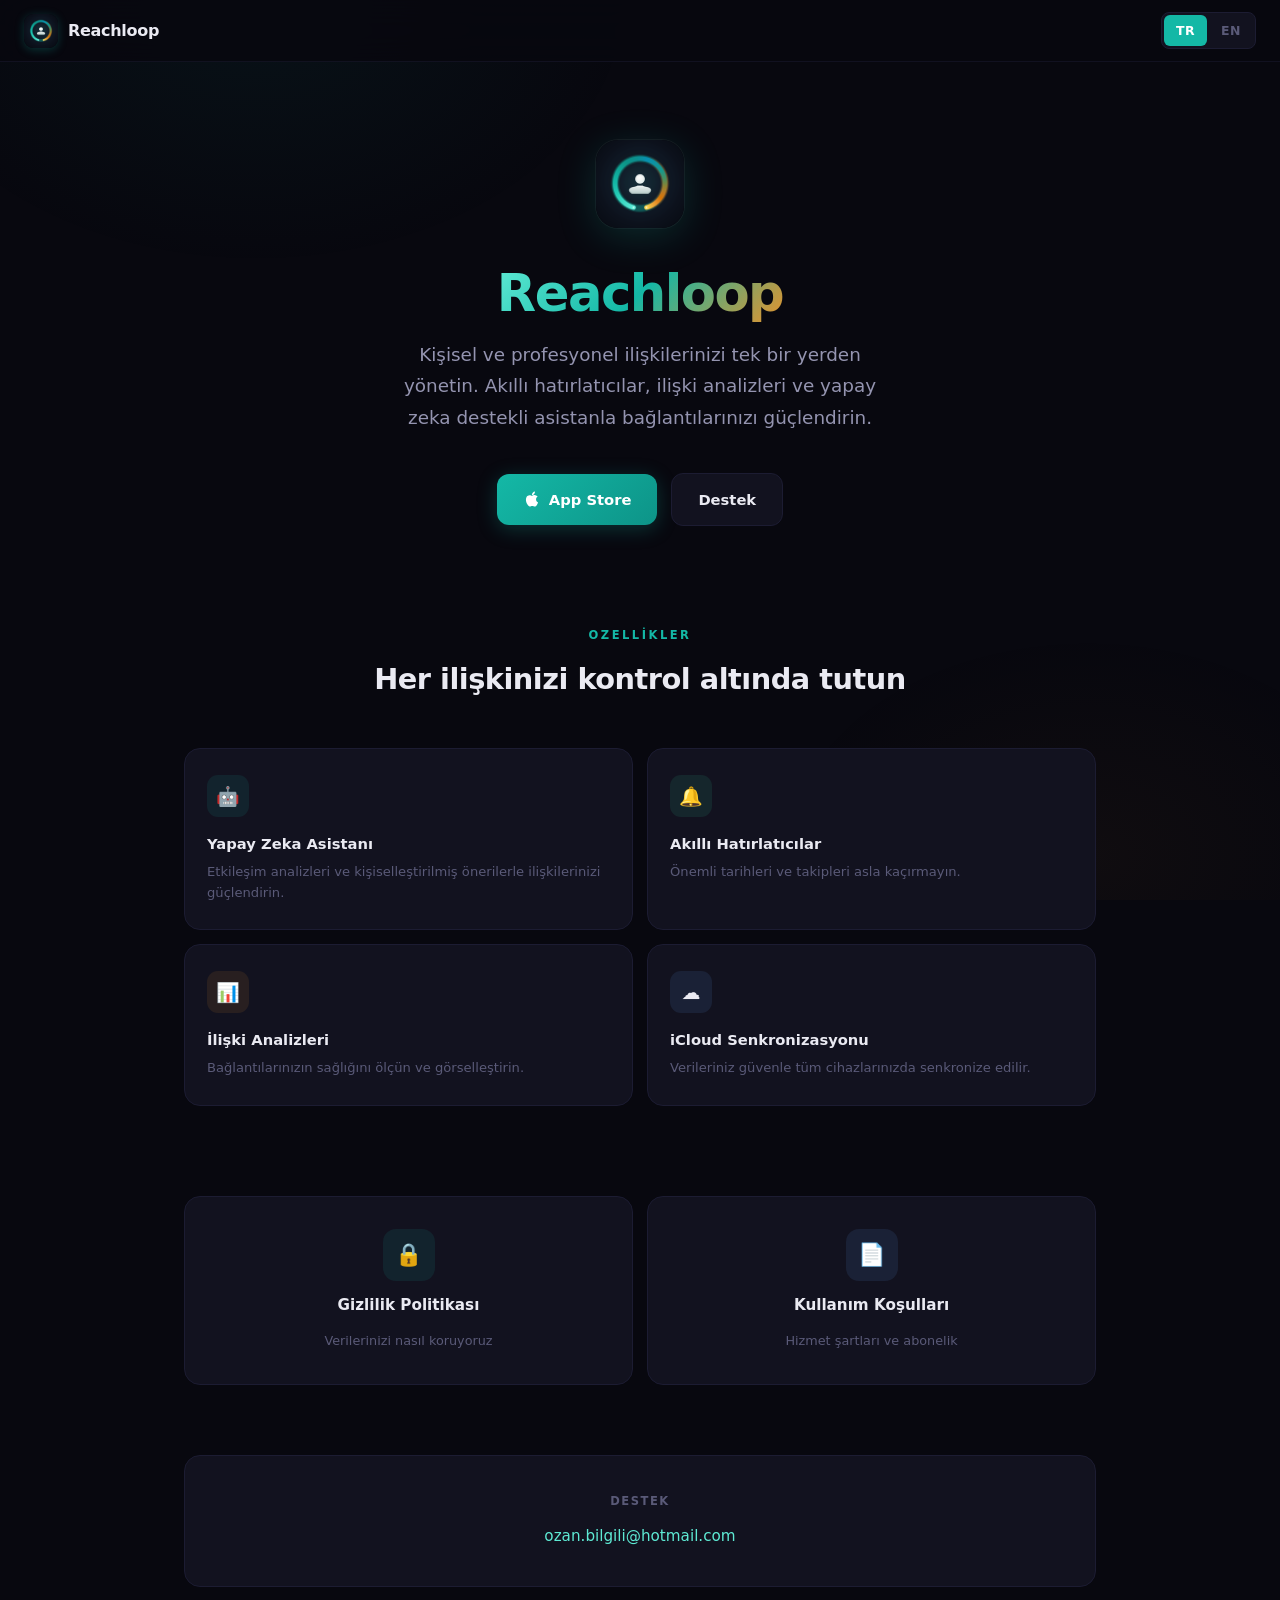
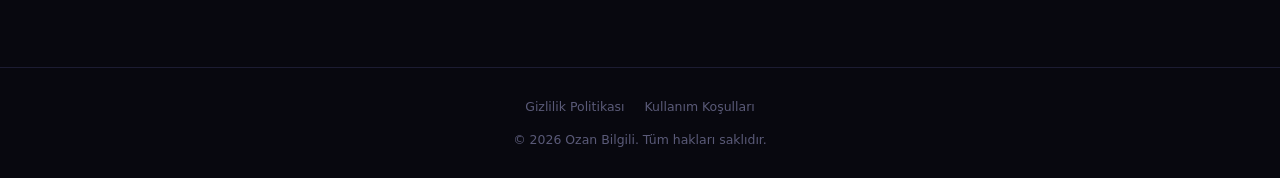
<file: index.html>
<!DOCTYPE html>
<html lang="tr">
<head>
    <meta charset="UTF-8">
    <meta name="viewport" content="width=device-width, initial-scale=1.0">
    <title>Reachloop - Kişisel CRM</title>
    <meta name="description" content="Reachloop, kişisel ve profesyonel ilişkilerinizi tek bir yerden yönetmenizi sağlayan iOS uygulamasıdır. Akıllı hatırlatıcılar, ilişki analizleri ve yapay zeka asistanı.">
    <meta name="theme-color" content="#08080f">
    <link rel="icon" type="image/svg+xml" href="icon.svg">
    <link rel="apple-touch-icon" href="icon-180.png">
    <link rel="stylesheet" href="style.css">
</head>
<body>
    <div class="bg-glow"></div>
    <div class="page">

        <nav class="nav">
            <a href="./" class="nav-brand">
                <img src="icon-180.png" alt="Reachloop" class="nav-logo">
                <span>Reachloop</span>
            </a>
            <div class="nav-right">
                <div class="lang-switch">
                    <a href="./" class="active">TR</a>
                    <a href="en/">EN</a>
                </div>
            </div>
        </nav>

        <section class="hero">
            <img src="icon-180.png" alt="Reachloop" class="hero-icon">
            <h1><span class="gradient-text">Reachloop</span></h1>
            <p class="hero-subtitle">Kişisel ve profesyonel ilişkilerinizi tek bir yerden yönetin. Akıllı hatırlatıcılar, ilişki analizleri ve yapay zeka destekli asistanla bağlantılarınızı güçlendirin.</p>
            <div class="hero-actions">
                <a href="#" class="btn-primary">
                    <svg viewBox="0 0 24 24" fill="currentColor"><path d="M18.71 19.5c-.83 1.24-1.71 2.45-3.05 2.47-1.34.03-1.77-.79-3.29-.79-1.53 0-2 .77-3.27.82-1.31.05-2.3-1.32-3.14-2.53C4.25 17 2.94 12.45 4.7 9.39c.87-1.52 2.43-2.48 4.12-2.51 1.28-.02 2.5.87 3.29.87.78 0 2.26-1.07 3.8-.91.65.03 2.47.26 3.64 1.98-.09.06-2.17 1.28-2.15 3.81.03 3.02 2.65 4.03 2.68 4.04-.03.07-.42 1.44-1.38 2.83M13 3.5c.73-.83 1.94-1.46 2.94-1.5.13 1.17-.34 2.35-1.04 3.19-.69.85-1.83 1.51-2.95 1.42-.15-1.15.41-2.35 1.05-3.11z"/></svg>
                    App Store
                </a>
                <a href="mailto:ozan.bilgili@hotmail.com" class="btn-secondary">Destek</a>
            </div>
        </section>

        <section class="features">
            <div class="container-wide">
                <p class="section-label">Ozellikler</p>
                <h2 class="section-title">Her ilişkinizi kontrol altında tutun</h2>
                <div class="features-grid">
                    <div class="feature-card">
                        <div class="feature-icon teal">🤖</div>
                        <h3>Yapay Zeka Asistanı</h3>
                        <p>Etkileşim analizleri ve kişiselleştirilmiş önerilerle ilişkilerinizi güçlendirin.</p>
                    </div>
                    <div class="feature-card">
                        <div class="feature-icon green">🔔</div>
                        <h3>Akıllı Hatırlatıcılar</h3>
                        <p>Önemli tarihleri ve takipleri asla kaçırmayın.</p>
                    </div>
                    <div class="feature-card">
                        <div class="feature-icon orange">📊</div>
                        <h3>İlişki Analizleri</h3>
                        <p>Bağlantılarınızın sağlığını ölçün ve görselleştirin.</p>
                    </div>
                    <div class="feature-card">
                        <div class="feature-icon blue">☁️</div>
                        <h3>iCloud Senkronizasyonu</h3>
                        <p>Verileriniz güvenle tüm cihazlarınızda senkronize edilir.</p>
                    </div>
                </div>
            </div>
        </section>

        <section class="legal-section">
            <div class="container-wide">
                <div class="legal-cards">
                    <a href="privacy/" class="legal-card">
                        <div class="legal-card-icon teal">🔒</div>
                        <span class="legal-card-title">Gizlilik Politikası</span>
                        <span class="legal-card-desc">Verilerinizi nasıl koruyoruz</span>
                    </a>
                    <a href="terms/" class="legal-card">
                        <div class="legal-card-icon blue">📄</div>
                        <span class="legal-card-title">Kullanım Koşulları</span>
                        <span class="legal-card-desc">Hizmet şartları ve abonelik</span>
                    </a>
                </div>
            </div>
        </section>

        <section class="support">
            <div class="container-wide">
                <div class="support-card">
                    <h3>Destek</h3>
                    <a href="mailto:ozan.bilgili@hotmail.com">ozan.bilgili@hotmail.com</a>
                </div>
            </div>
        </section>

        <footer class="footer">
            <div class="footer-links">
                <a href="privacy/">Gizlilik Politikası</a>
                <a href="terms/">Kullanım Koşulları</a>
            </div>
            <p>&copy; 2026 Ozan Bilgili. Tüm hakları saklıdır.</p>
        </footer>

    </div>
</body>
</html>
</file>
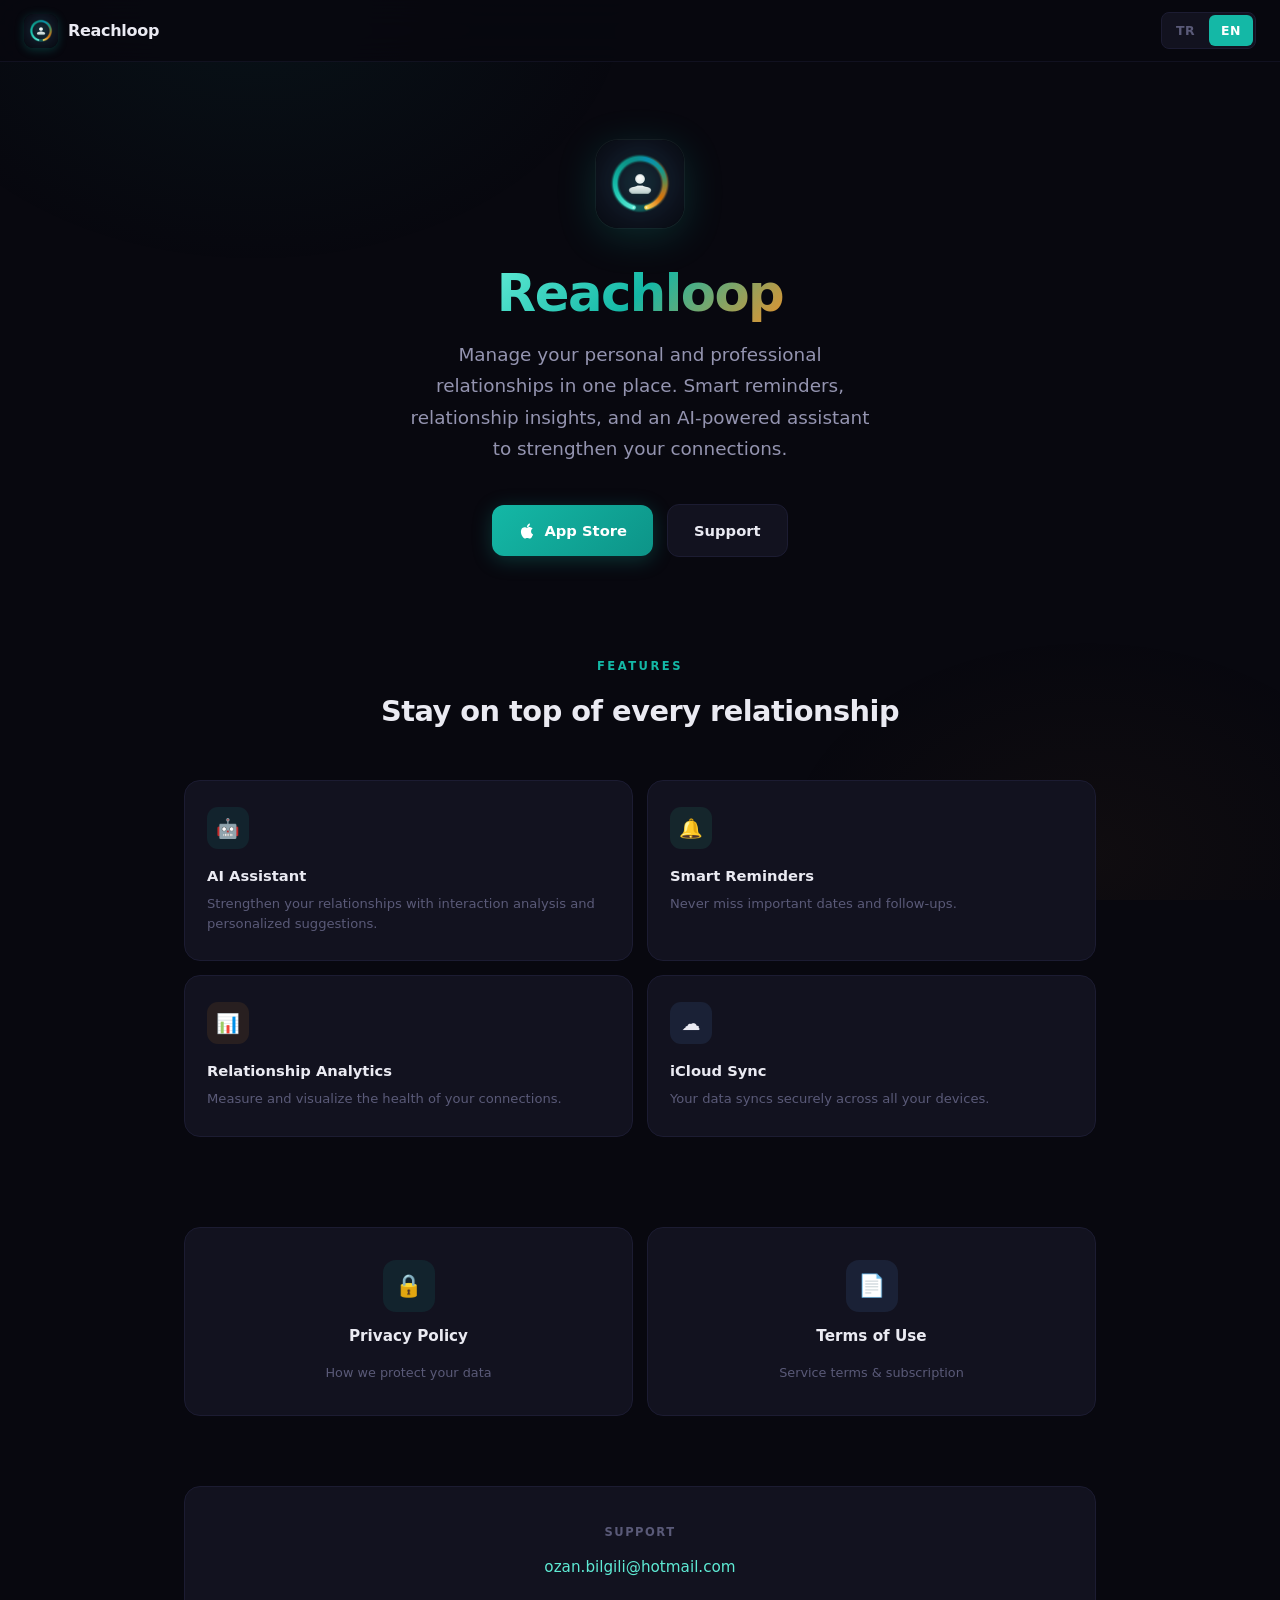
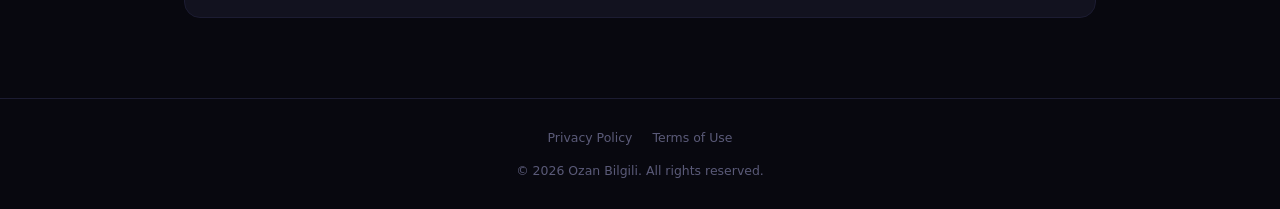
<file: en/index.html>
<!DOCTYPE html>
<html lang="en">
<head>
    <meta charset="UTF-8">
    <meta name="viewport" content="width=device-width, initial-scale=1.0">
    <title>Reachloop - Personal CRM</title>
    <meta name="description" content="Reachloop is an iOS app that helps you manage your personal and professional relationships in one place. Smart reminders, relationship insights, and an AI assistant.">
    <meta name="theme-color" content="#08080f">
    <link rel="icon" type="image/svg+xml" href="../icon.svg">
    <link rel="apple-touch-icon" href="../icon-180.png">
    <link rel="stylesheet" href="../style.css">
</head>
<body>
    <div class="bg-glow"></div>
    <div class="page">

        <nav class="nav">
            <a href="./" class="nav-brand">
                <img src="../icon-180.png" alt="Reachloop" class="nav-logo">
                <span>Reachloop</span>
            </a>
            <div class="nav-right">
                <div class="lang-switch">
                    <a href="../">TR</a>
                    <a href="./" class="active">EN</a>
                </div>
            </div>
        </nav>

        <section class="hero">
            <img src="../icon-180.png" alt="Reachloop" class="hero-icon">
            <h1><span class="gradient-text">Reachloop</span></h1>
            <p class="hero-subtitle">Manage your personal and professional relationships in one place. Smart reminders, relationship insights, and an AI-powered assistant to strengthen your connections.</p>
            <div class="hero-actions">
                <a href="#" class="btn-primary">
                    <svg viewBox="0 0 24 24" fill="currentColor"><path d="M18.71 19.5c-.83 1.24-1.71 2.45-3.05 2.47-1.34.03-1.77-.79-3.29-.79-1.53 0-2 .77-3.27.82-1.31.05-2.3-1.32-3.14-2.53C4.25 17 2.94 12.45 4.7 9.39c.87-1.52 2.43-2.48 4.12-2.51 1.28-.02 2.5.87 3.29.87.78 0 2.26-1.07 3.8-.91.65.03 2.47.26 3.64 1.98-.09.06-2.17 1.28-2.15 3.81.03 3.02 2.65 4.03 2.68 4.04-.03.07-.42 1.44-1.38 2.83M13 3.5c.73-.83 1.94-1.46 2.94-1.5.13 1.17-.34 2.35-1.04 3.19-.69.85-1.83 1.51-2.95 1.42-.15-1.15.41-2.35 1.05-3.11z"/></svg>
                    App Store
                </a>
                <a href="mailto:ozan.bilgili@hotmail.com" class="btn-secondary">Support</a>
            </div>
        </section>

        <section class="features">
            <div class="container-wide">
                <p class="section-label">Features</p>
                <h2 class="section-title">Stay on top of every relationship</h2>
                <div class="features-grid">
                    <div class="feature-card">
                        <div class="feature-icon teal">🤖</div>
                        <h3>AI Assistant</h3>
                        <p>Strengthen your relationships with interaction analysis and personalized suggestions.</p>
                    </div>
                    <div class="feature-card">
                        <div class="feature-icon green">🔔</div>
                        <h3>Smart Reminders</h3>
                        <p>Never miss important dates and follow-ups.</p>
                    </div>
                    <div class="feature-card">
                        <div class="feature-icon orange">📊</div>
                        <h3>Relationship Analytics</h3>
                        <p>Measure and visualize the health of your connections.</p>
                    </div>
                    <div class="feature-card">
                        <div class="feature-icon blue">☁️</div>
                        <h3>iCloud Sync</h3>
                        <p>Your data syncs securely across all your devices.</p>
                    </div>
                </div>
            </div>
        </section>

        <section class="legal-section">
            <div class="container-wide">
                <div class="legal-cards">
                    <a href="privacy/" class="legal-card">
                        <div class="legal-card-icon teal">🔒</div>
                        <span class="legal-card-title">Privacy Policy</span>
                        <span class="legal-card-desc">How we protect your data</span>
                    </a>
                    <a href="terms/" class="legal-card">
                        <div class="legal-card-icon blue">📄</div>
                        <span class="legal-card-title">Terms of Use</span>
                        <span class="legal-card-desc">Service terms &amp; subscription</span>
                    </a>
                </div>
            </div>
        </section>

        <section class="support">
            <div class="container-wide">
                <div class="support-card">
                    <h3>Support</h3>
                    <a href="mailto:ozan.bilgili@hotmail.com">ozan.bilgili@hotmail.com</a>
                </div>
            </div>
        </section>

        <footer class="footer">
            <div class="footer-links">
                <a href="privacy/">Privacy Policy</a>
                <a href="terms/">Terms of Use</a>
            </div>
            <p>&copy; 2026 Ozan Bilgili. All rights reserved.</p>
        </footer>

    </div>
</body>
</html>
</file>
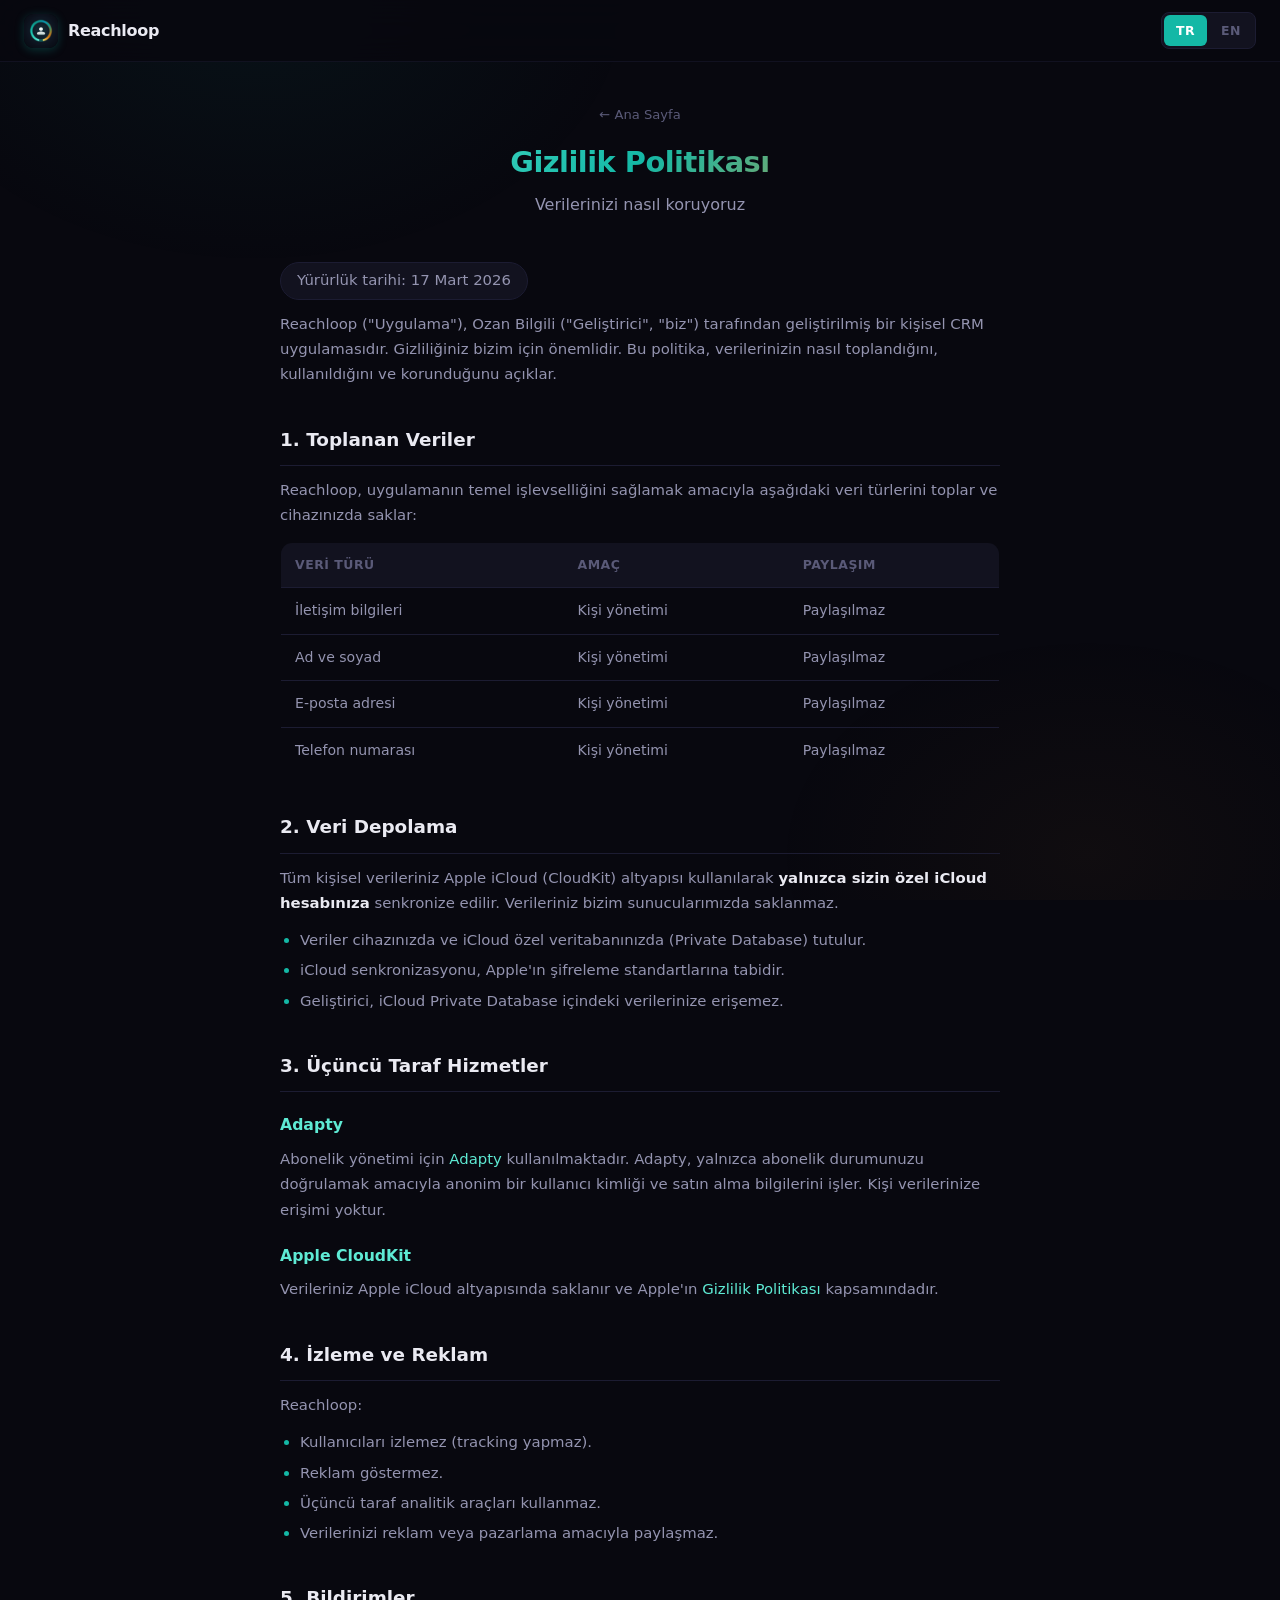
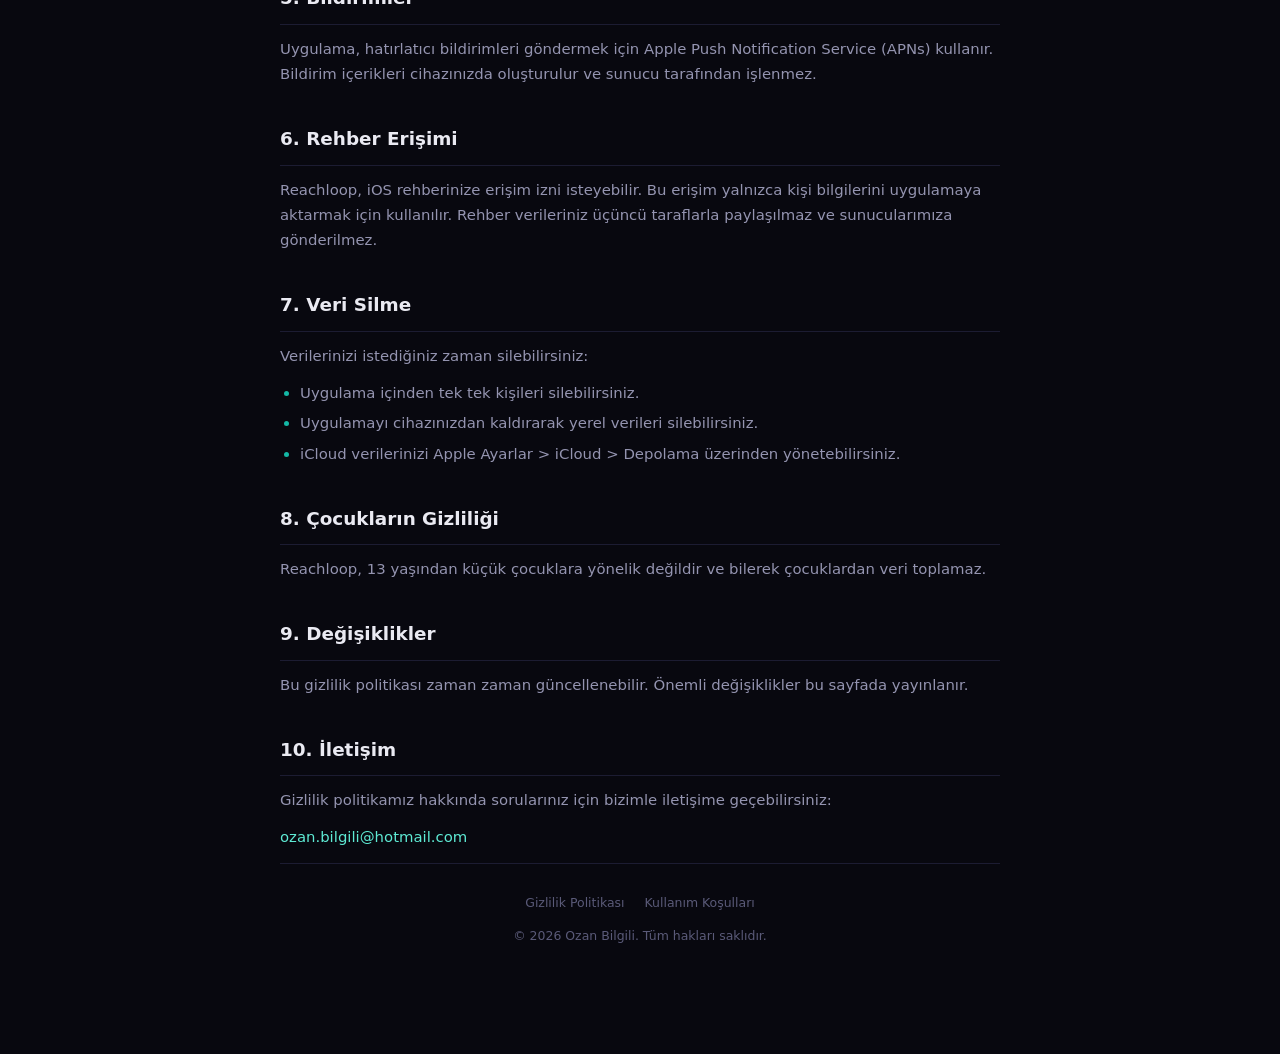
<file: privacy/index.html>
<!DOCTYPE html>
<html lang="tr">
<head>
    <meta charset="UTF-8">
    <meta name="viewport" content="width=device-width, initial-scale=1.0">
    <title>Gizlilik Politikası - Reachloop</title>
    <meta name="description" content="Reachloop gizlilik politikası. Verilerinizi nasıl topladığımızı, kullandığımızı ve koruduğumuzu öğrenin.">
    <meta name="theme-color" content="#08080f">
    <link rel="icon" type="image/svg+xml" href="../icon.svg">
    <link rel="apple-touch-icon" href="../icon-180.png">
    <link rel="stylesheet" href="../style.css">
</head>
<body>
    <div class="bg-glow"></div>
    <div class="page">

        <nav class="nav">
            <a href="../" class="nav-brand">
                <img src="../icon-180.png" alt="Reachloop" class="nav-logo">
                <span>Reachloop</span>
            </a>
            <div class="nav-right">
                <div class="lang-switch">
                    <a href="./" class="active">TR</a>
                    <a href="../en/privacy/">EN</a>
                </div>
            </div>
        </nav>

        <div class="container content-page">
            <header>
                <a href="../" class="back-link">&larr; Ana Sayfa</a>
                <h1>Gizlilik Politikası</h1>
                <p class="subtitle">Verilerinizi nasıl koruyoruz</p>
            </header>

            <main>
                <p class="effective-date">Yürürlük tarihi: 17 Mart 2026</p>

                <p>Reachloop ("Uygulama"), Ozan Bilgili ("Geliştirici", "biz") tarafından geliştirilmiş bir kişisel CRM uygulamasıdır. Gizliliğiniz bizim için önemlidir. Bu politika, verilerinizin nasıl toplandığını, kullanıldığını ve korunduğunu açıklar.</p>

                <h2>1. Toplanan Veriler</h2>

                <p>Reachloop, uygulamanın temel işlevselliğini sağlamak amacıyla aşağıdaki veri türlerini toplar ve cihazınızda saklar:</p>

                <table>
                    <thead>
                        <tr>
                            <th>Veri Türü</th>
                            <th>Amaç</th>
                            <th>Paylaşım</th>
                        </tr>
                    </thead>
                    <tbody>
                        <tr>
                            <td>İletişim bilgileri</td>
                            <td>Kişi yönetimi</td>
                            <td>Paylaşılmaz</td>
                        </tr>
                        <tr>
                            <td>Ad ve soyad</td>
                            <td>Kişi yönetimi</td>
                            <td>Paylaşılmaz</td>
                        </tr>
                        <tr>
                            <td>E-posta adresi</td>
                            <td>Kişi yönetimi</td>
                            <td>Paylaşılmaz</td>
                        </tr>
                        <tr>
                            <td>Telefon numarası</td>
                            <td>Kişi yönetimi</td>
                            <td>Paylaşılmaz</td>
                        </tr>
                    </tbody>
                </table>

                <h2>2. Veri Depolama</h2>

                <p>Tüm kişisel verileriniz Apple iCloud (CloudKit) altyapısı kullanılarak <strong>yalnızca sizin özel iCloud hesabınıza</strong> senkronize edilir. Verileriniz bizim sunucularımızda saklanmaz.</p>
                <ul>
                    <li>Veriler cihazınızda ve iCloud özel veritabanınızda (Private Database) tutulur.</li>
                    <li>iCloud senkronizasyonu, Apple'ın şifreleme standartlarına tabidir.</li>
                    <li>Geliştirici, iCloud Private Database içindeki verilerinize erişemez.</li>
                </ul>

                <h2>3. Üçüncü Taraf Hizmetler</h2>

                <h3>Adapty</h3>
                <p>Abonelik yönetimi için <a href="https://adapty.io/privacy" target="_blank" rel="noopener">Adapty</a> kullanılmaktadır. Adapty, yalnızca abonelik durumunuzu doğrulamak amacıyla anonim bir kullanıcı kimliği ve satın alma bilgilerini işler. Kişi verilerinize erişimi yoktur.</p>

                <h3>Apple CloudKit</h3>
                <p>Verileriniz Apple iCloud altyapısında saklanır ve Apple'ın <a href="https://www.apple.com/legal/privacy/" target="_blank" rel="noopener">Gizlilik Politikası</a> kapsamındadır.</p>

                <h2>4. İzleme ve Reklam</h2>

                <p>Reachloop:</p>
                <ul>
                    <li>Kullanıcıları izlemez (tracking yapmaz).</li>
                    <li>Reklam göstermez.</li>
                    <li>Üçüncü taraf analitik araçları kullanmaz.</li>
                    <li>Verilerinizi reklam veya pazarlama amacıyla paylaşmaz.</li>
                </ul>

                <h2>5. Bildirimler</h2>

                <p>Uygulama, hatırlatıcı bildirimleri göndermek için Apple Push Notification Service (APNs) kullanır. Bildirim içerikleri cihazınızda oluşturulur ve sunucu tarafından işlenmez.</p>

                <h2>6. Rehber Erişimi</h2>

                <p>Reachloop, iOS rehberinize erişim izni isteyebilir. Bu erişim yalnızca kişi bilgilerini uygulamaya aktarmak için kullanılır. Rehber verileriniz üçüncü taraflarla paylaşılmaz ve sunucularımıza gönderilmez.</p>

                <h2>7. Veri Silme</h2>

                <p>Verilerinizi istediğiniz zaman silebilirsiniz:</p>
                <ul>
                    <li>Uygulama içinden tek tek kişileri silebilirsiniz.</li>
                    <li>Uygulamayı cihazınızdan kaldırarak yerel verileri silebilirsiniz.</li>
                    <li>iCloud verilerinizi Apple Ayarlar &gt; iCloud &gt; Depolama üzerinden yönetebilirsiniz.</li>
                </ul>

                <h2>8. Çocukların Gizliliği</h2>

                <p>Reachloop, 13 yaşından küçük çocuklara yönelik değildir ve bilerek çocuklardan veri toplamaz.</p>

                <h2>9. Değişiklikler</h2>

                <p>Bu gizlilik politikası zaman zaman güncellenebilir. Önemli değişiklikler bu sayfada yayınlanır.</p>

                <h2>10. İletişim</h2>

                <p>Gizlilik politikamız hakkında sorularınız için bizimle iletişime geçebilirsiniz:</p>
                <p><a href="mailto:ozan.bilgili@hotmail.com">ozan.bilgili@hotmail.com</a></p>
            </main>

            <footer class="footer">
                <div class="footer-links">
                    <a href="../privacy/">Gizlilik Politikası</a>
                    <a href="../terms/">Kullanım Koşulları</a>
                </div>
                <p>&copy; 2026 Ozan Bilgili. Tüm hakları saklıdır.</p>
            </footer>
        </div>

    </div>
</body>
</html>
</file>
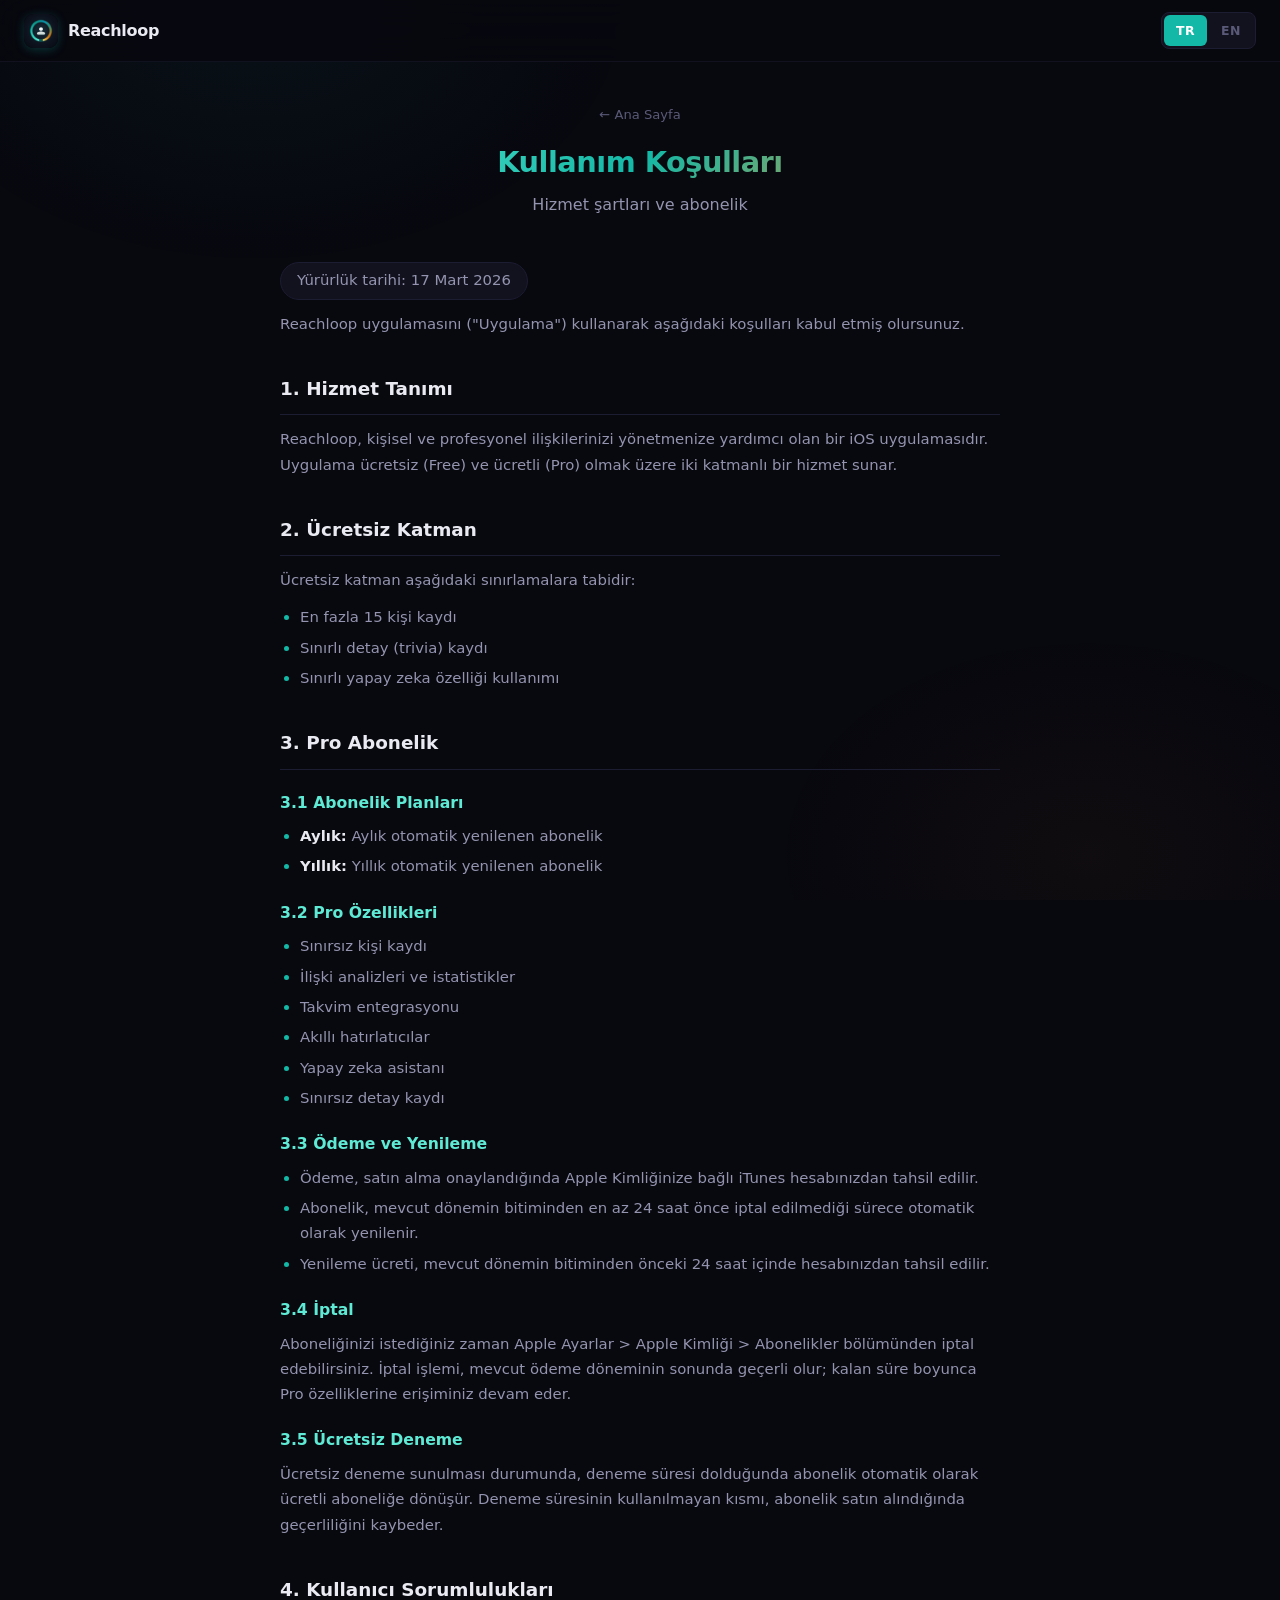
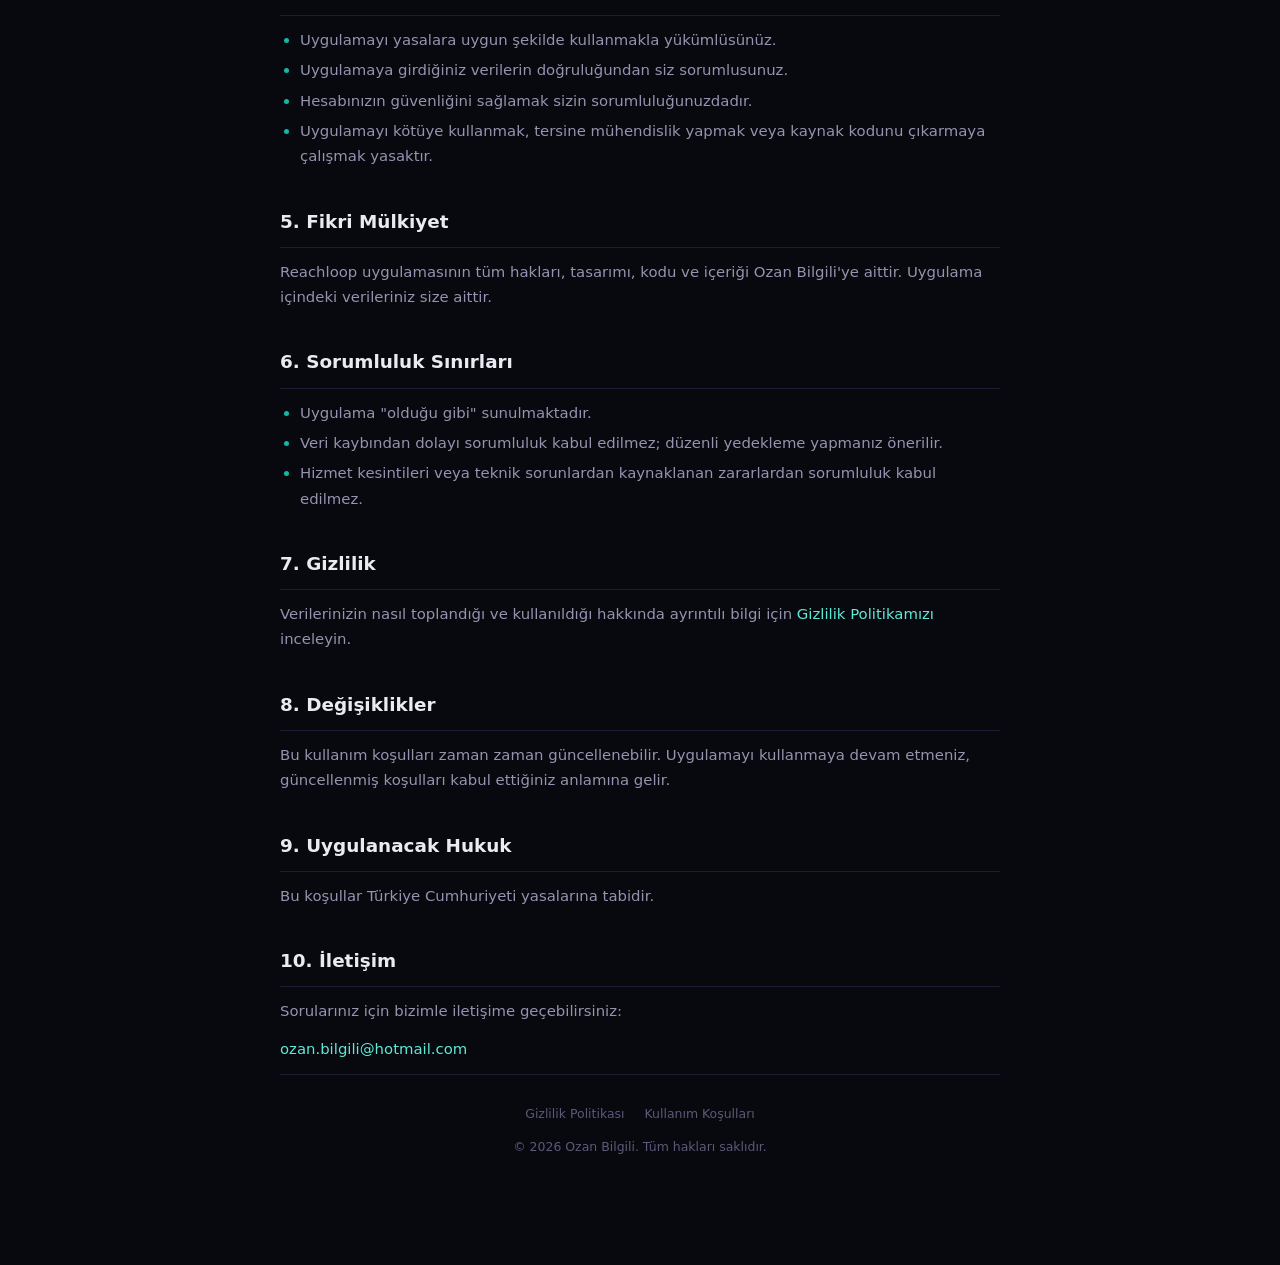
<file: terms/index.html>
<!DOCTYPE html>
<html lang="tr">
<head>
    <meta charset="UTF-8">
    <meta name="viewport" content="width=device-width, initial-scale=1.0">
    <title>Kullanım Koşulları - Reachloop</title>
    <meta name="description" content="Reachloop kullanım koşulları. Hizmet şartları, abonelik planları ve kullanıcı sorumlulukları.">
    <meta name="theme-color" content="#08080f">
    <link rel="icon" type="image/svg+xml" href="../icon.svg">
    <link rel="apple-touch-icon" href="../icon-180.png">
    <link rel="stylesheet" href="../style.css">
</head>
<body>
    <div class="bg-glow"></div>
    <div class="page">

        <nav class="nav">
            <a href="../" class="nav-brand">
                <img src="../icon-180.png" alt="Reachloop" class="nav-logo">
                <span>Reachloop</span>
            </a>
            <div class="nav-right">
                <div class="lang-switch">
                    <a href="./" class="active">TR</a>
                    <a href="../en/terms/">EN</a>
                </div>
            </div>
        </nav>

        <div class="container content-page">
            <header>
                <a href="../" class="back-link">&larr; Ana Sayfa</a>
                <h1>Kullanım Koşulları</h1>
                <p class="subtitle">Hizmet şartları ve abonelik</p>
            </header>

            <main>
                <p class="effective-date">Yürürlük tarihi: 17 Mart 2026</p>

                <p>Reachloop uygulamasını ("Uygulama") kullanarak aşağıdaki koşulları kabul etmiş olursunuz.</p>

                <h2>1. Hizmet Tanımı</h2>

                <p>Reachloop, kişisel ve profesyonel ilişkilerinizi yönetmenize yardımcı olan bir iOS uygulamasıdır. Uygulama ücretsiz (Free) ve ücretli (Pro) olmak üzere iki katmanlı bir hizmet sunar.</p>

                <h2>2. Ücretsiz Katman</h2>

                <p>Ücretsiz katman aşağıdaki sınırlamalara tabidir:</p>
                <ul>
                    <li>En fazla 15 kişi kaydı</li>
                    <li>Sınırlı detay (trivia) kaydı</li>
                    <li>Sınırlı yapay zeka özelliği kullanımı</li>
                </ul>

                <h2>3. Pro Abonelik</h2>

                <h3>3.1 Abonelik Planları</h3>
                <ul>
                    <li><strong>Aylık:</strong> Aylık otomatik yenilenen abonelik</li>
                    <li><strong>Yıllık:</strong> Yıllık otomatik yenilenen abonelik</li>
                </ul>

                <h3>3.2 Pro Özellikleri</h3>
                <ul>
                    <li>Sınırsız kişi kaydı</li>
                    <li>İlişki analizleri ve istatistikler</li>
                    <li>Takvim entegrasyonu</li>
                    <li>Akıllı hatırlatıcılar</li>
                    <li>Yapay zeka asistanı</li>
                    <li>Sınırsız detay kaydı</li>
                </ul>

                <h3>3.3 Ödeme ve Yenileme</h3>
                <ul>
                    <li>Ödeme, satın alma onaylandığında Apple Kimliğinize bağlı iTunes hesabınızdan tahsil edilir.</li>
                    <li>Abonelik, mevcut dönemin bitiminden en az 24 saat önce iptal edilmediği sürece otomatik olarak yenilenir.</li>
                    <li>Yenileme ücreti, mevcut dönemin bitiminden önceki 24 saat içinde hesabınızdan tahsil edilir.</li>
                </ul>

                <h3>3.4 İptal</h3>
                <p>Aboneliğinizi istediğiniz zaman Apple Ayarlar &gt; Apple Kimliği &gt; Abonelikler bölümünden iptal edebilirsiniz. İptal işlemi, mevcut ödeme döneminin sonunda geçerli olur; kalan süre boyunca Pro özelliklerine erişiminiz devam eder.</p>

                <h3>3.5 Ücretsiz Deneme</h3>
                <p>Ücretsiz deneme sunulması durumunda, deneme süresi dolduğunda abonelik otomatik olarak ücretli aboneliğe dönüşür. Deneme süresinin kullanılmayan kısmı, abonelik satın alındığında geçerliliğini kaybeder.</p>

                <h2>4. Kullanıcı Sorumlulukları</h2>

                <ul>
                    <li>Uygulamayı yasalara uygun şekilde kullanmakla yükümlüsünüz.</li>
                    <li>Uygulamaya girdiğiniz verilerin doğruluğundan siz sorumlusunuz.</li>
                    <li>Hesabınızın güvenliğini sağlamak sizin sorumluluğunuzdadır.</li>
                    <li>Uygulamayı kötüye kullanmak, tersine mühendislik yapmak veya kaynak kodunu çıkarmaya çalışmak yasaktır.</li>
                </ul>

                <h2>5. Fikri Mülkiyet</h2>

                <p>Reachloop uygulamasının tüm hakları, tasarımı, kodu ve içeriği Ozan Bilgili'ye aittir. Uygulama içindeki verileriniz size aittir.</p>

                <h2>6. Sorumluluk Sınırları</h2>

                <ul>
                    <li>Uygulama "olduğu gibi" sunulmaktadır.</li>
                    <li>Veri kaybından dolayı sorumluluk kabul edilmez; düzenli yedekleme yapmanız önerilir.</li>
                    <li>Hizmet kesintileri veya teknik sorunlardan kaynaklanan zararlardan sorumluluk kabul edilmez.</li>
                </ul>

                <h2>7. Gizlilik</h2>

                <p>Verilerinizin nasıl toplandığı ve kullanıldığı hakkında ayrıntılı bilgi için <a href="../privacy/">Gizlilik Politikamızı</a> inceleyin.</p>

                <h2>8. Değişiklikler</h2>

                <p>Bu kullanım koşulları zaman zaman güncellenebilir. Uygulamayı kullanmaya devam etmeniz, güncellenmiş koşulları kabul ettiğiniz anlamına gelir.</p>

                <h2>9. Uygulanacak Hukuk</h2>

                <p>Bu koşullar Türkiye Cumhuriyeti yasalarına tabidir.</p>

                <h2>10. İletişim</h2>

                <p>Sorularınız için bizimle iletişime geçebilirsiniz:</p>
                <p><a href="mailto:ozan.bilgili@hotmail.com">ozan.bilgili@hotmail.com</a></p>
            </main>

            <footer class="footer">
                <div class="footer-links">
                    <a href="../privacy/">Gizlilik Politikası</a>
                    <a href="../terms/">Kullanım Koşulları</a>
                </div>
                <p>&copy; 2026 Ozan Bilgili. Tüm hakları saklıdır.</p>
            </footer>
        </div>

    </div>
</body>
</html>
</file>
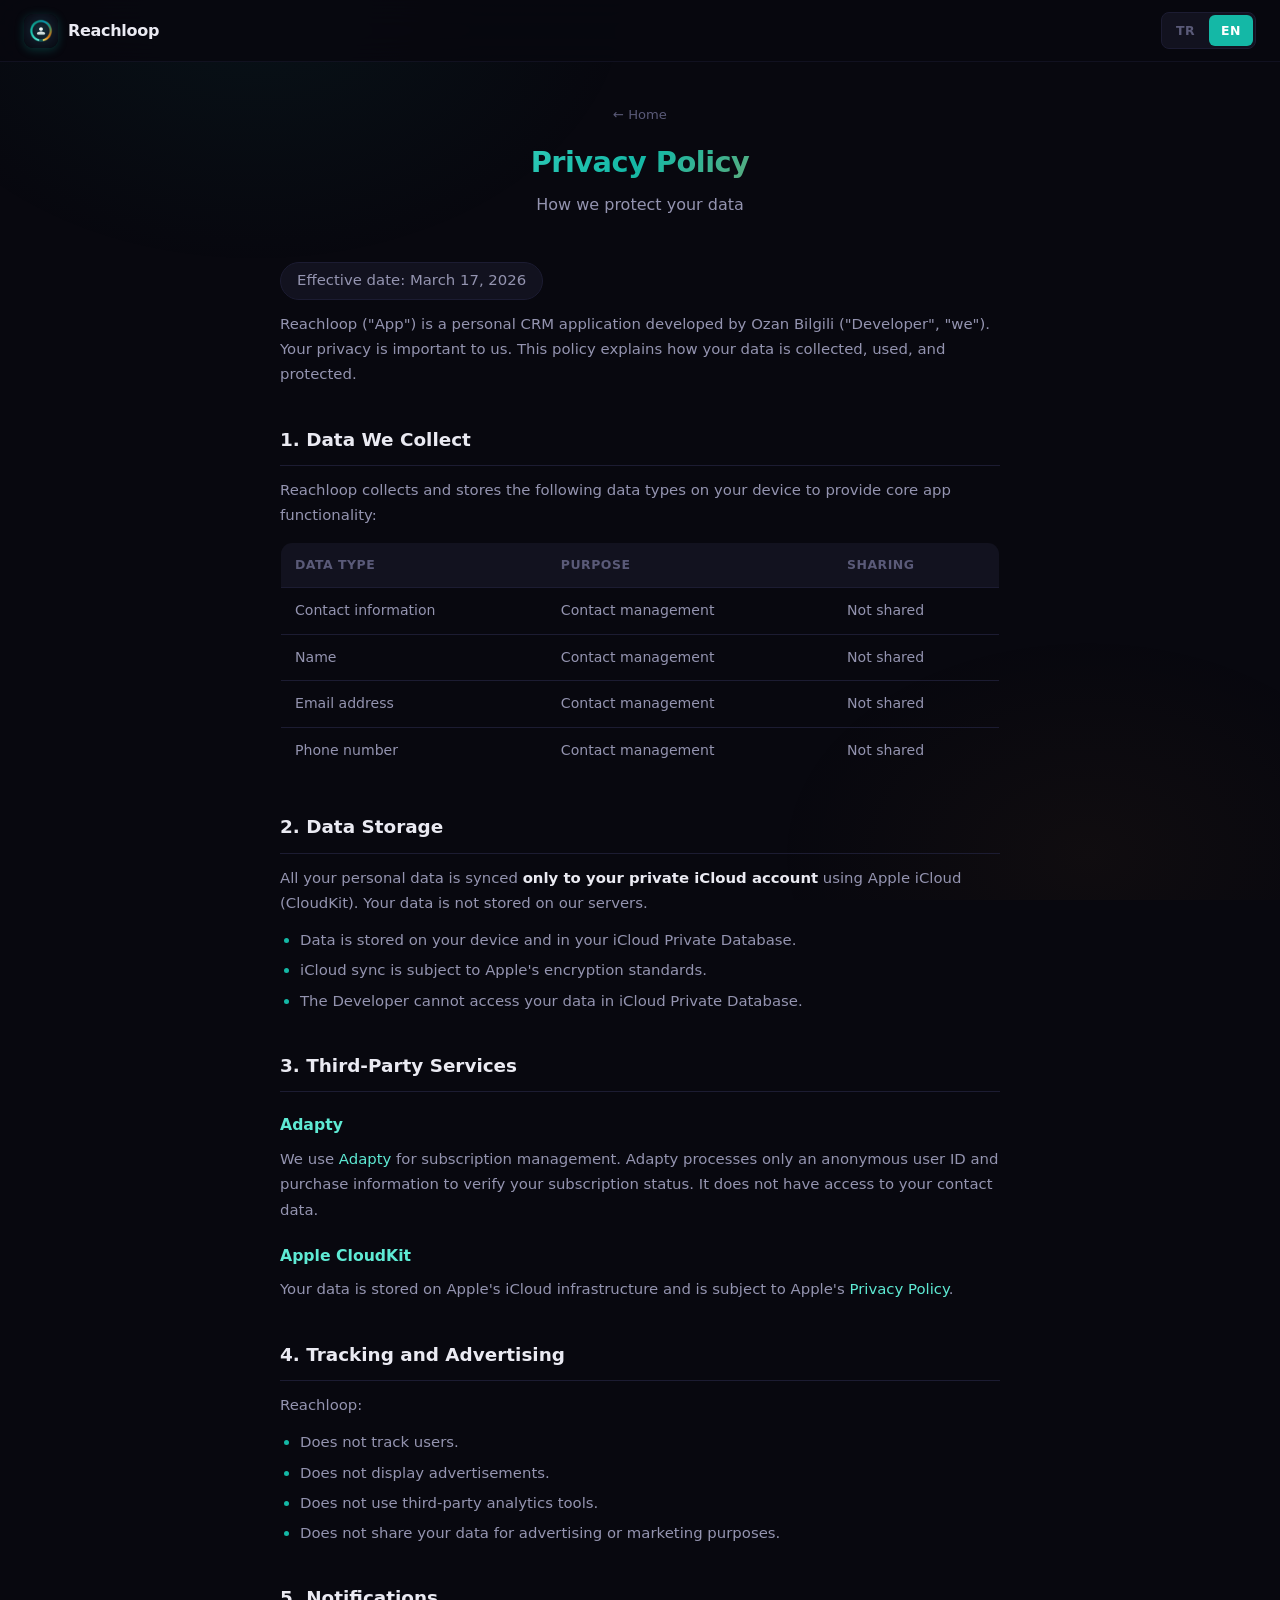
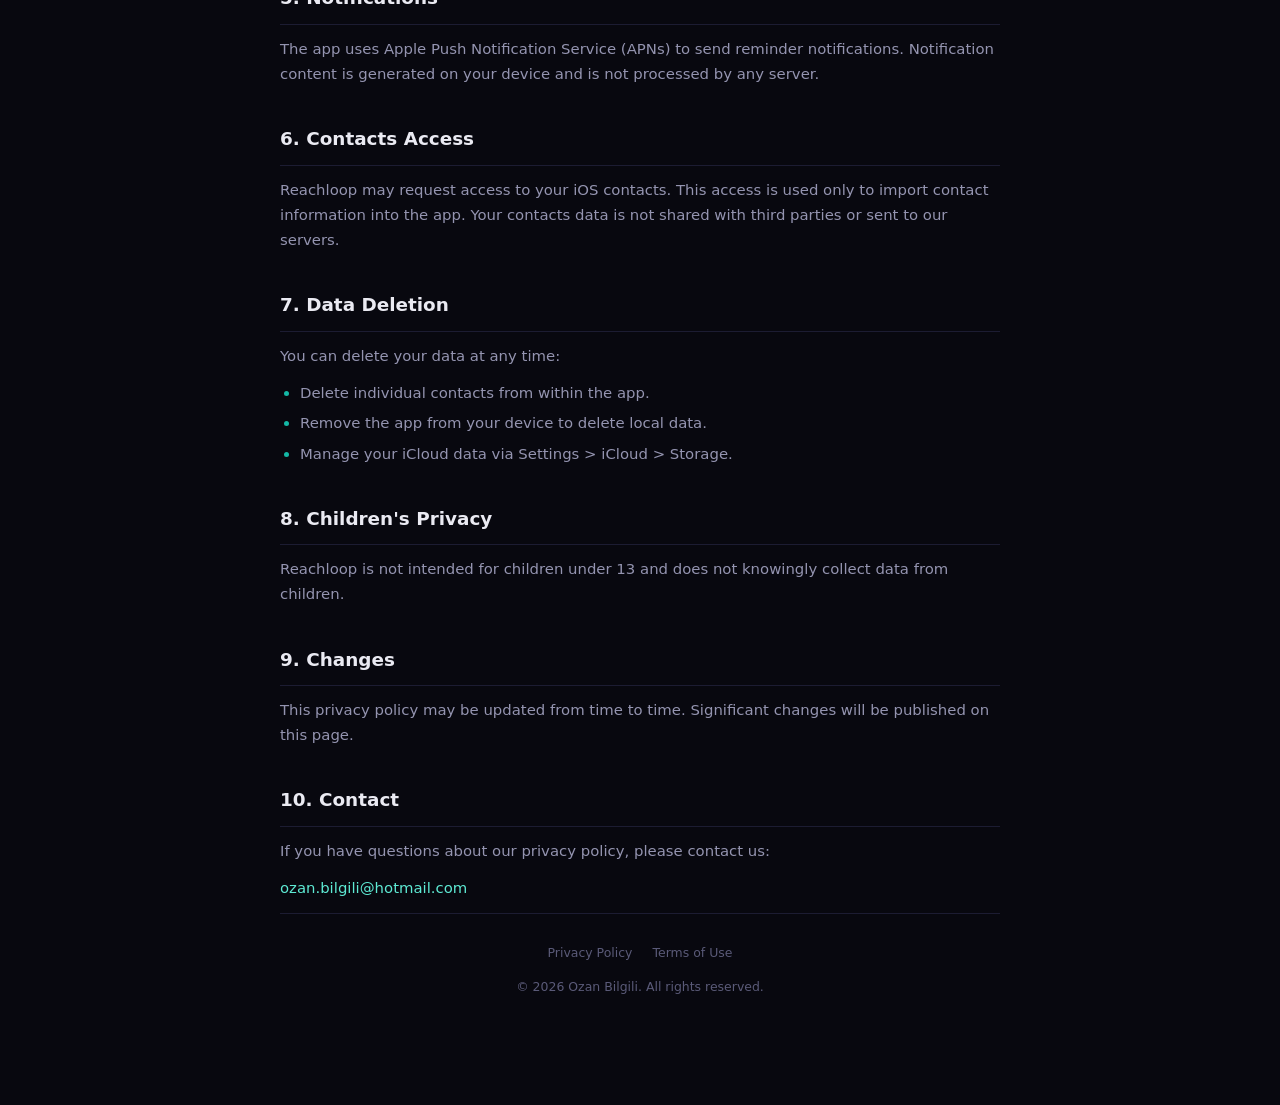
<file: en/privacy/index.html>
<!DOCTYPE html>
<html lang="en">
<head>
    <meta charset="UTF-8">
    <meta name="viewport" content="width=device-width, initial-scale=1.0">
    <title>Privacy Policy - Reachloop</title>
    <meta name="description" content="Reachloop privacy policy. Learn how we collect, use, and protect your data.">
    <meta name="theme-color" content="#08080f">
    <link rel="icon" type="image/svg+xml" href="../../icon.svg">
    <link rel="apple-touch-icon" href="../../icon-180.png">
    <link rel="stylesheet" href="../../style.css">
</head>
<body>
    <div class="bg-glow"></div>
    <div class="page">

        <nav class="nav">
            <a href="../" class="nav-brand">
                <img src="../../icon-180.png" alt="Reachloop" class="nav-logo">
                <span>Reachloop</span>
            </a>
            <div class="nav-right">
                <div class="lang-switch">
                    <a href="../../privacy/">TR</a>
                    <a href="./" class="active">EN</a>
                </div>
            </div>
        </nav>

        <div class="container content-page">
            <header>
                <a href="../" class="back-link">&larr; Home</a>
                <h1>Privacy Policy</h1>
                <p class="subtitle">How we protect your data</p>
            </header>

            <main>
                <p class="effective-date">Effective date: March 17, 2026</p>

                <p>Reachloop ("App") is a personal CRM application developed by Ozan Bilgili ("Developer", "we"). Your privacy is important to us. This policy explains how your data is collected, used, and protected.</p>

                <h2>1. Data We Collect</h2>

                <p>Reachloop collects and stores the following data types on your device to provide core app functionality:</p>

                <table>
                    <thead>
                        <tr>
                            <th>Data Type</th>
                            <th>Purpose</th>
                            <th>Sharing</th>
                        </tr>
                    </thead>
                    <tbody>
                        <tr>
                            <td>Contact information</td>
                            <td>Contact management</td>
                            <td>Not shared</td>
                        </tr>
                        <tr>
                            <td>Name</td>
                            <td>Contact management</td>
                            <td>Not shared</td>
                        </tr>
                        <tr>
                            <td>Email address</td>
                            <td>Contact management</td>
                            <td>Not shared</td>
                        </tr>
                        <tr>
                            <td>Phone number</td>
                            <td>Contact management</td>
                            <td>Not shared</td>
                        </tr>
                    </tbody>
                </table>

                <h2>2. Data Storage</h2>

                <p>All your personal data is synced <strong>only to your private iCloud account</strong> using Apple iCloud (CloudKit). Your data is not stored on our servers.</p>
                <ul>
                    <li>Data is stored on your device and in your iCloud Private Database.</li>
                    <li>iCloud sync is subject to Apple's encryption standards.</li>
                    <li>The Developer cannot access your data in iCloud Private Database.</li>
                </ul>

                <h2>3. Third-Party Services</h2>

                <h3>Adapty</h3>
                <p>We use <a href="https://adapty.io/privacy" target="_blank" rel="noopener">Adapty</a> for subscription management. Adapty processes only an anonymous user ID and purchase information to verify your subscription status. It does not have access to your contact data.</p>

                <h3>Apple CloudKit</h3>
                <p>Your data is stored on Apple's iCloud infrastructure and is subject to Apple's <a href="https://www.apple.com/legal/privacy/" target="_blank" rel="noopener">Privacy Policy</a>.</p>

                <h2>4. Tracking and Advertising</h2>

                <p>Reachloop:</p>
                <ul>
                    <li>Does not track users.</li>
                    <li>Does not display advertisements.</li>
                    <li>Does not use third-party analytics tools.</li>
                    <li>Does not share your data for advertising or marketing purposes.</li>
                </ul>

                <h2>5. Notifications</h2>

                <p>The app uses Apple Push Notification Service (APNs) to send reminder notifications. Notification content is generated on your device and is not processed by any server.</p>

                <h2>6. Contacts Access</h2>

                <p>Reachloop may request access to your iOS contacts. This access is used only to import contact information into the app. Your contacts data is not shared with third parties or sent to our servers.</p>

                <h2>7. Data Deletion</h2>

                <p>You can delete your data at any time:</p>
                <ul>
                    <li>Delete individual contacts from within the app.</li>
                    <li>Remove the app from your device to delete local data.</li>
                    <li>Manage your iCloud data via Settings &gt; iCloud &gt; Storage.</li>
                </ul>

                <h2>8. Children's Privacy</h2>

                <p>Reachloop is not intended for children under 13 and does not knowingly collect data from children.</p>

                <h2>9. Changes</h2>

                <p>This privacy policy may be updated from time to time. Significant changes will be published on this page.</p>

                <h2>10. Contact</h2>

                <p>If you have questions about our privacy policy, please contact us:</p>
                <p><a href="mailto:ozan.bilgili@hotmail.com">ozan.bilgili@hotmail.com</a></p>
            </main>

            <footer class="footer">
                <div class="footer-links">
                    <a href="../privacy/">Privacy Policy</a>
                    <a href="../terms/">Terms of Use</a>
                </div>
                <p>&copy; 2026 Ozan Bilgili. All rights reserved.</p>
            </footer>
        </div>

    </div>
</body>
</html>
</file>
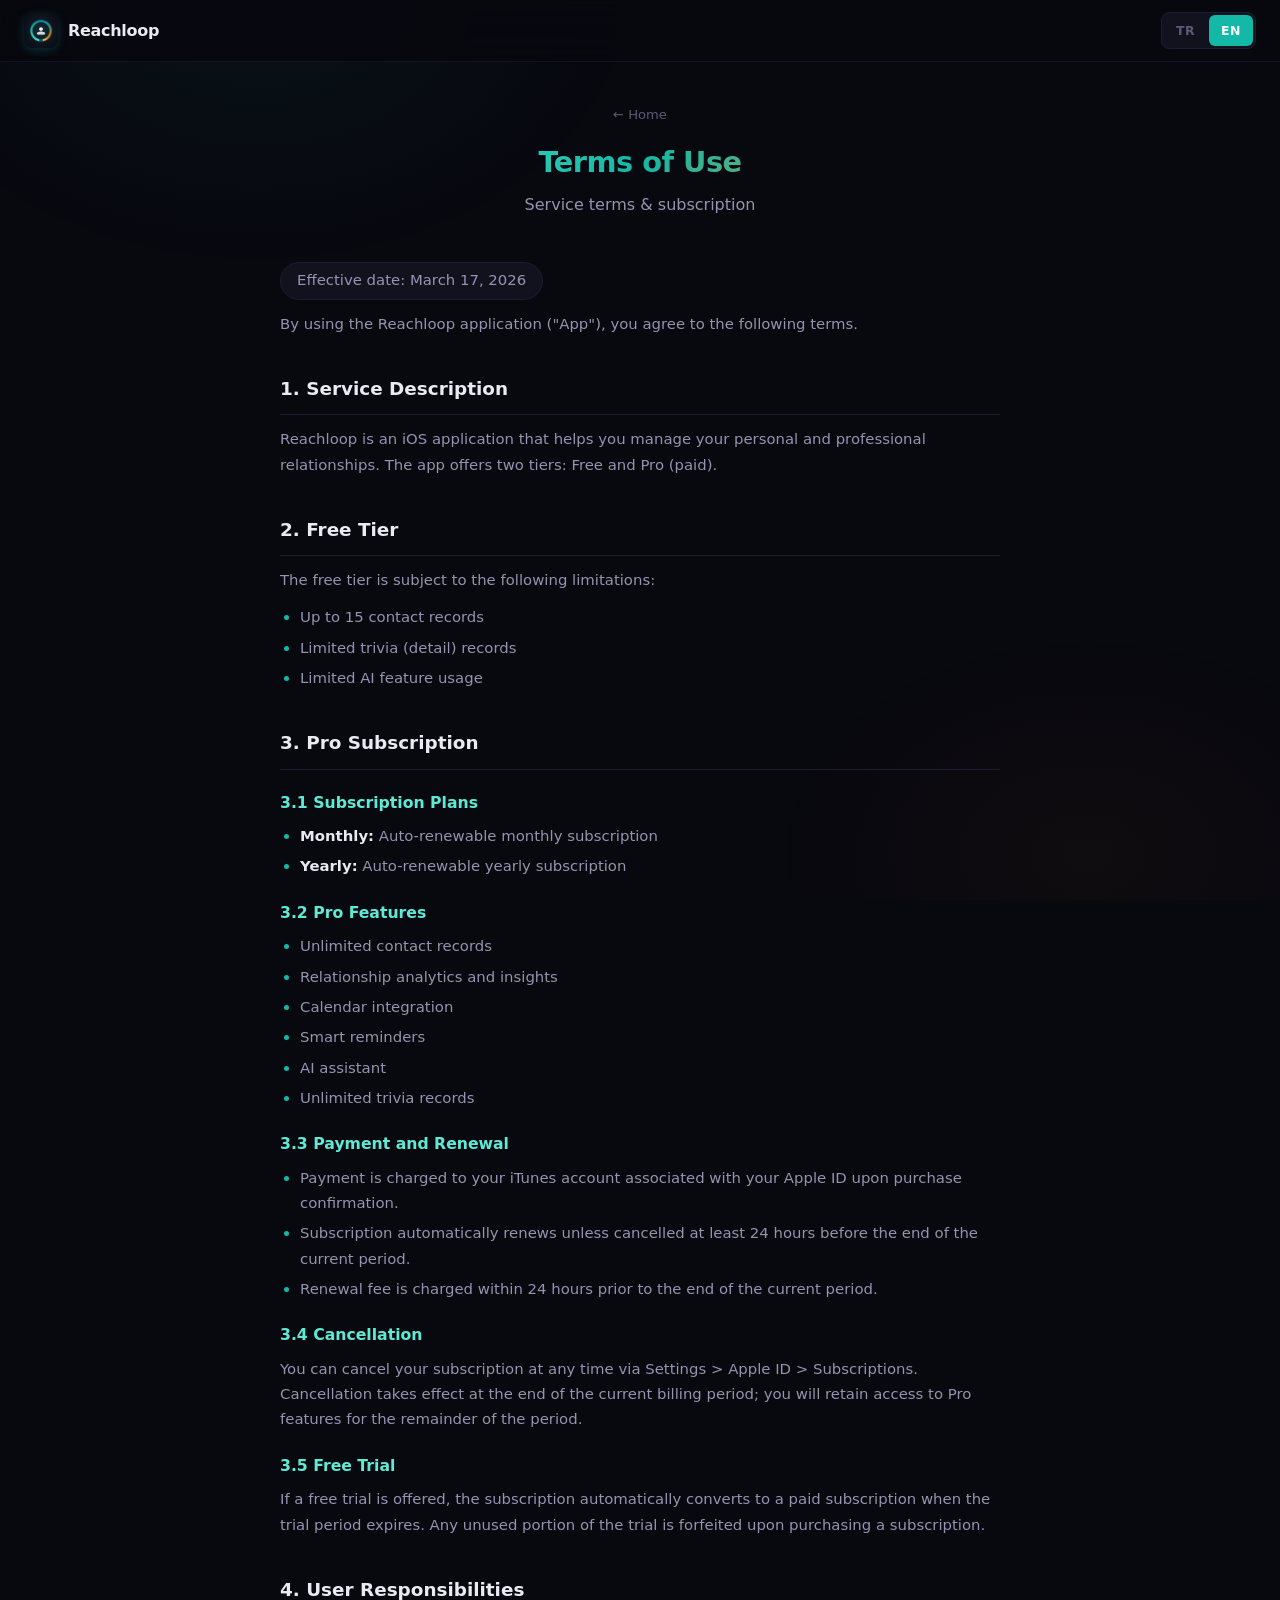
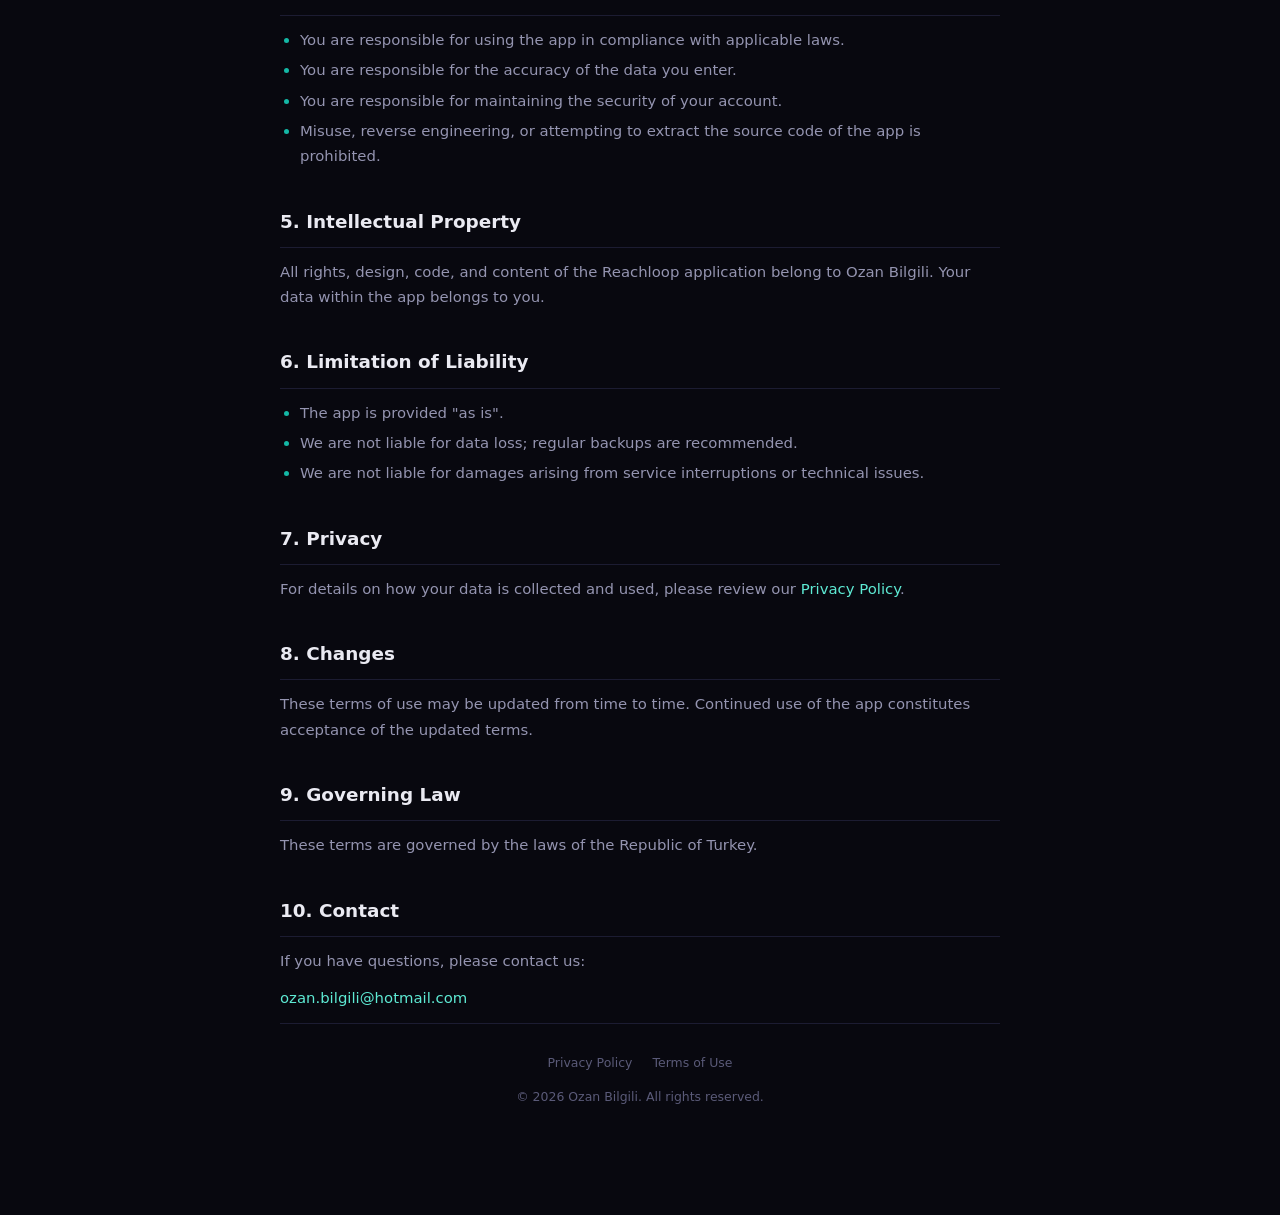
<file: en/terms/index.html>
<!DOCTYPE html>
<html lang="en">
<head>
    <meta charset="UTF-8">
    <meta name="viewport" content="width=device-width, initial-scale=1.0">
    <title>Terms of Use - Reachloop</title>
    <meta name="description" content="Reachloop terms of use. Service terms, subscription plans, and user responsibilities.">
    <meta name="theme-color" content="#08080f">
    <link rel="icon" type="image/svg+xml" href="../../icon.svg">
    <link rel="apple-touch-icon" href="../../icon-180.png">
    <link rel="stylesheet" href="../../style.css">
</head>
<body>
    <div class="bg-glow"></div>
    <div class="page">

        <nav class="nav">
            <a href="../" class="nav-brand">
                <img src="../../icon-180.png" alt="Reachloop" class="nav-logo">
                <span>Reachloop</span>
            </a>
            <div class="nav-right">
                <div class="lang-switch">
                    <a href="../../terms/">TR</a>
                    <a href="./" class="active">EN</a>
                </div>
            </div>
        </nav>

        <div class="container content-page">
            <header>
                <a href="../" class="back-link">&larr; Home</a>
                <h1>Terms of Use</h1>
                <p class="subtitle">Service terms &amp; subscription</p>
            </header>

            <main>
                <p class="effective-date">Effective date: March 17, 2026</p>

                <p>By using the Reachloop application ("App"), you agree to the following terms.</p>

                <h2>1. Service Description</h2>

                <p>Reachloop is an iOS application that helps you manage your personal and professional relationships. The app offers two tiers: Free and Pro (paid).</p>

                <h2>2. Free Tier</h2>

                <p>The free tier is subject to the following limitations:</p>
                <ul>
                    <li>Up to 15 contact records</li>
                    <li>Limited trivia (detail) records</li>
                    <li>Limited AI feature usage</li>
                </ul>

                <h2>3. Pro Subscription</h2>

                <h3>3.1 Subscription Plans</h3>
                <ul>
                    <li><strong>Monthly:</strong> Auto-renewable monthly subscription</li>
                    <li><strong>Yearly:</strong> Auto-renewable yearly subscription</li>
                </ul>

                <h3>3.2 Pro Features</h3>
                <ul>
                    <li>Unlimited contact records</li>
                    <li>Relationship analytics and insights</li>
                    <li>Calendar integration</li>
                    <li>Smart reminders</li>
                    <li>AI assistant</li>
                    <li>Unlimited trivia records</li>
                </ul>

                <h3>3.3 Payment and Renewal</h3>
                <ul>
                    <li>Payment is charged to your iTunes account associated with your Apple ID upon purchase confirmation.</li>
                    <li>Subscription automatically renews unless cancelled at least 24 hours before the end of the current period.</li>
                    <li>Renewal fee is charged within 24 hours prior to the end of the current period.</li>
                </ul>

                <h3>3.4 Cancellation</h3>
                <p>You can cancel your subscription at any time via Settings &gt; Apple ID &gt; Subscriptions. Cancellation takes effect at the end of the current billing period; you will retain access to Pro features for the remainder of the period.</p>

                <h3>3.5 Free Trial</h3>
                <p>If a free trial is offered, the subscription automatically converts to a paid subscription when the trial period expires. Any unused portion of the trial is forfeited upon purchasing a subscription.</p>

                <h2>4. User Responsibilities</h2>

                <ul>
                    <li>You are responsible for using the app in compliance with applicable laws.</li>
                    <li>You are responsible for the accuracy of the data you enter.</li>
                    <li>You are responsible for maintaining the security of your account.</li>
                    <li>Misuse, reverse engineering, or attempting to extract the source code of the app is prohibited.</li>
                </ul>

                <h2>5. Intellectual Property</h2>

                <p>All rights, design, code, and content of the Reachloop application belong to Ozan Bilgili. Your data within the app belongs to you.</p>

                <h2>6. Limitation of Liability</h2>

                <ul>
                    <li>The app is provided "as is".</li>
                    <li>We are not liable for data loss; regular backups are recommended.</li>
                    <li>We are not liable for damages arising from service interruptions or technical issues.</li>
                </ul>

                <h2>7. Privacy</h2>

                <p>For details on how your data is collected and used, please review our <a href="../privacy/">Privacy Policy</a>.</p>

                <h2>8. Changes</h2>

                <p>These terms of use may be updated from time to time. Continued use of the app constitutes acceptance of the updated terms.</p>

                <h2>9. Governing Law</h2>

                <p>These terms are governed by the laws of the Republic of Turkey.</p>

                <h2>10. Contact</h2>

                <p>If you have questions, please contact us:</p>
                <p><a href="mailto:ozan.bilgili@hotmail.com">ozan.bilgili@hotmail.com</a></p>
            </main>

            <footer class="footer">
                <div class="footer-links">
                    <a href="../privacy/">Privacy Policy</a>
                    <a href="../terms/">Terms of Use</a>
                </div>
                <p>&copy; 2026 Ozan Bilgili. All rights reserved.</p>
            </footer>
        </div>

    </div>
</body>
</html>
</file>
<file: style.css>
:root {
    --bg: #08080f;
    --bg-subtle: #0e0e1a;
    --bg-card: #12121f;
    --bg-card-hover: #1a1a2e;
    --border: #1c1c32;
    --border-hover: #2e2e50;
    --text: #eaeaf2;
    --text-secondary: #9494b0;
    --text-muted: #5a5a78;
    --accent: #14b8a6;
    --accent-light: #5eead4;
    --accent-glow: rgba(20, 184, 166, 0.15);
    --orange: #e6922c;
    --gradient: linear-gradient(135deg, #14b8a6, #0d9488, #e6922c);
    --gradient-text: linear-gradient(135deg, #5eead4, #14b8a6, #e6922c);
    --radius: 16px;
    --radius-sm: 10px;
    --radius-xs: 8px;
}

*, *::before, *::after {
    margin: 0;
    padding: 0;
    box-sizing: border-box;
}

html {
    scroll-behavior: smooth;
    -webkit-text-size-adjust: 100%;
}

body {
    font-family: -apple-system, BlinkMacSystemFont, "SF Pro Text", "SF Pro Display", system-ui, -apple-system, sans-serif;
    line-height: 1.7;
    color: var(--text);
    background: var(--bg);
    min-height: 100vh;
    overflow-x: hidden;
    -webkit-font-smoothing: antialiased;
    -moz-osx-font-smoothing: grayscale;
}

/* Ambient background */
.bg-glow {
    position: fixed;
    inset: 0;
    pointer-events: none;
    z-index: 0;
    overflow: hidden;
}

.bg-glow::before {
    content: "";
    position: absolute;
    top: -30%;
    left: -10%;
    width: 60%;
    height: 60%;
    background: radial-gradient(ellipse, rgba(20, 184, 166, 0.06) 0%, transparent 70%);
    animation: glow1 20s ease-in-out infinite;
}

.bg-glow::after {
    content: "";
    position: absolute;
    bottom: -20%;
    right: -10%;
    width: 50%;
    height: 50%;
    background: radial-gradient(ellipse, rgba(230, 146, 44, 0.04) 0%, transparent 70%);
    animation: glow2 25s ease-in-out infinite;
}

@keyframes glow1 {
    0%, 100% { transform: translate(0, 0); }
    50% { transform: translate(5%, 8%); }
}

@keyframes glow2 {
    0%, 100% { transform: translate(0, 0); }
    50% { transform: translate(-5%, -6%); }
}

.page {
    position: relative;
    z-index: 1;
}

.container {
    max-width: 720px;
    margin: 0 auto;
    padding: 0 24px;
}

.container-wide {
    max-width: 960px;
    margin: 0 auto;
    padding: 0 24px;
}

/* ─── Navigation ─── */
.nav {
    position: fixed;
    top: 0;
    left: 0;
    right: 0;
    z-index: 100;
    padding: 12px 24px;
    display: flex;
    justify-content: space-between;
    align-items: center;
    background: rgba(8, 8, 15, 0.85);
    backdrop-filter: blur(20px);
    -webkit-backdrop-filter: blur(20px);
    border-bottom: 1px solid rgba(28, 28, 50, 0.5);
}

.nav-brand {
    display: flex;
    align-items: center;
    gap: 10px;
    text-decoration: none;
    color: var(--text);
}

.nav-logo {
    width: 34px;
    height: 34px;
    border-radius: 9px;
    object-fit: cover;
    box-shadow: 0 2px 10px rgba(20, 184, 166, 0.25);
}

.nav-brand span {
    font-size: 1rem;
    font-weight: 600;
    letter-spacing: -0.3px;
}

.nav-right {
    display: flex;
    align-items: center;
    gap: 12px;
}

.lang-switch {
    display: flex;
    gap: 2px;
    background: var(--bg-card);
    border: 1px solid var(--border);
    border-radius: var(--radius-xs);
    padding: 2px;
}

.lang-switch a {
    display: block;
    padding: 5px 12px;
    border-radius: 6px;
    text-decoration: none;
    font-size: 0.78rem;
    font-weight: 600;
    color: var(--text-muted);
    transition: all 0.2s;
    letter-spacing: 0.5px;
}

.lang-switch a:hover {
    color: var(--text-secondary);
}

.lang-switch a.active {
    background: var(--accent);
    color: #fff;
}

/* ─── Hero Section ─── */
.hero {
    text-align: center;
    padding: 140px 24px 60px;
}

.hero-icon {
    width: 88px;
    height: 88px;
    border-radius: 22px;
    margin-bottom: 28px;
    box-shadow: 0 8px 40px rgba(20, 184, 166, 0.2), 0 0 0 1px rgba(255,255,255,0.05);
}

.hero h1 {
    font-size: clamp(2.2rem, 5.5vw, 3.2rem);
    font-weight: 800;
    letter-spacing: -1.5px;
    line-height: 1.15;
    margin-bottom: 16px;
    color: var(--text);
}

.hero h1 .gradient-text {
    background: var(--gradient-text);
    -webkit-background-clip: text;
    -webkit-text-fill-color: transparent;
    background-clip: text;
}

.hero-subtitle {
    font-size: clamp(1rem, 2.5vw, 1.15rem);
    color: var(--text-secondary);
    max-width: 480px;
    margin: 0 auto 40px;
    line-height: 1.7;
}

.hero-actions {
    display: flex;
    align-items: center;
    justify-content: center;
    gap: 14px;
    flex-wrap: wrap;
}

.btn-primary {
    display: inline-flex;
    align-items: center;
    gap: 8px;
    padding: 13px 26px;
    background: linear-gradient(135deg, #14b8a6, #0d9488);
    color: #fff;
    font-weight: 600;
    font-size: 0.92rem;
    border-radius: 12px;
    text-decoration: none;
    transition: all 0.25s;
    box-shadow: 0 4px 20px rgba(20, 184, 166, 0.25);
    border: none;
    cursor: pointer;
}

.btn-primary:hover {
    transform: translateY(-2px);
    box-shadow: 0 8px 30px rgba(20, 184, 166, 0.35);
}

.btn-primary svg {
    width: 18px;
    height: 18px;
}

.btn-secondary {
    display: inline-flex;
    align-items: center;
    gap: 8px;
    padding: 13px 26px;
    background: var(--bg-card);
    border: 1px solid var(--border);
    color: var(--text);
    font-weight: 600;
    font-size: 0.92rem;
    border-radius: 12px;
    text-decoration: none;
    transition: all 0.25s;
    cursor: pointer;
}

.btn-secondary:hover {
    background: var(--bg-card-hover);
    border-color: var(--border-hover);
    transform: translateY(-2px);
}

/* ─── Features Grid ─── */
.features {
    padding: 40px 0 70px;
}

.section-label {
    text-align: center;
    font-size: 0.72rem;
    font-weight: 600;
    text-transform: uppercase;
    letter-spacing: 2.5px;
    color: var(--accent);
    margin-bottom: 10px;
}

.section-title {
    text-align: center;
    font-size: clamp(1.4rem, 3vw, 1.8rem);
    font-weight: 700;
    letter-spacing: -0.5px;
    margin-bottom: 44px;
    color: var(--text);
}

.features-grid {
    display: grid;
    grid-template-columns: repeat(2, 1fr);
    gap: 14px;
}

.feature-card {
    padding: 26px 22px;
    background: var(--bg-card);
    border: 1px solid var(--border);
    border-radius: var(--radius);
    transition: all 0.3s;
}

.feature-card:hover {
    background: var(--bg-card-hover);
    border-color: var(--border-hover);
    transform: translateY(-2px);
}

.feature-icon {
    width: 42px;
    height: 42px;
    border-radius: 11px;
    display: flex;
    align-items: center;
    justify-content: center;
    font-size: 19px;
    margin-bottom: 14px;
}

.feature-icon.teal { background: rgba(20, 184, 166, 0.1); }
.feature-icon.green { background: rgba(52, 211, 153, 0.1); }
.feature-icon.pink { background: rgba(244, 114, 182, 0.1); }
.feature-icon.blue { background: rgba(96, 165, 250, 0.1); }
.feature-icon.orange { background: rgba(230, 146, 44, 0.1); }
.feature-icon.purple { background: rgba(168, 128, 255, 0.1); }

.feature-card h3 {
    font-size: 0.92rem;
    font-weight: 600;
    margin-bottom: 6px;
    color: var(--text);
}

.feature-card p {
    font-size: 0.82rem;
    color: var(--text-muted);
    line-height: 1.55;
}

/* ─── Legal Cards ─── */
.legal-section {
    padding: 20px 0 50px;
}

.legal-cards {
    display: grid;
    grid-template-columns: 1fr 1fr;
    gap: 14px;
}

.legal-card {
    display: flex;
    flex-direction: column;
    align-items: center;
    gap: 12px;
    padding: 32px 20px;
    background: var(--bg-card);
    border: 1px solid var(--border);
    border-radius: var(--radius);
    text-decoration: none;
    color: inherit;
    transition: all 0.3s;
    text-align: center;
}

.legal-card:hover {
    background: var(--bg-card-hover);
    border-color: var(--accent);
    transform: translateY(-3px);
    box-shadow: 0 12px 40px rgba(20, 184, 166, 0.1);
}

.legal-card-icon {
    width: 52px;
    height: 52px;
    border-radius: 13px;
    display: flex;
    align-items: center;
    justify-content: center;
    font-size: 22px;
}

.legal-card-icon.teal { background: rgba(20, 184, 166, 0.1); }
.legal-card-icon.blue { background: rgba(96, 165, 250, 0.1); }

.legal-card-title {
    font-weight: 600;
    font-size: 0.95rem;
    color: var(--text);
}

.legal-card-desc {
    font-size: 0.8rem;
    color: var(--text-muted);
}

/* ─── Support ─── */
.support {
    padding: 20px 0 80px;
}

.support-card {
    text-align: center;
    padding: 36px 28px;
    background: var(--bg-card);
    border: 1px solid var(--border);
    border-radius: var(--radius);
}

.support-card h3 {
    font-size: 0.72rem;
    font-weight: 600;
    text-transform: uppercase;
    letter-spacing: 1.5px;
    color: var(--text-muted);
    margin-bottom: 10px;
}

.support-card a {
    color: var(--accent-light);
    text-decoration: none;
    font-weight: 500;
    font-size: 0.95rem;
    transition: color 0.2s;
}

.support-card a:hover {
    color: var(--orange);
}

/* ─── Footer ─── */
.footer {
    text-align: center;
    padding: 28px 24px;
    border-top: 1px solid var(--border);
    color: var(--text-muted);
    font-size: 0.78rem;
}

.footer-links {
    display: flex;
    justify-content: center;
    gap: 20px;
    margin-bottom: 12px;
}

.footer-links a {
    color: var(--text-muted);
    text-decoration: none;
    font-size: 0.78rem;
    transition: color 0.2s;
}

.footer-links a:hover {
    color: var(--text-secondary);
}

/* ─── Content Pages (Privacy, Terms) ─── */
.content-page {
    padding: 100px 0 80px;
}

.content-page header {
    text-align: center;
    margin-bottom: 44px;
}

.content-page header h1 {
    font-size: 1.8rem;
    font-weight: 700;
    letter-spacing: -0.5px;
    background: var(--gradient-text);
    -webkit-background-clip: text;
    -webkit-text-fill-color: transparent;
    background-clip: text;
    margin-bottom: 4px;
}

.content-page header .subtitle {
    color: var(--text-secondary);
    font-size: 1rem;
}

.back-link {
    display: inline-flex;
    align-items: center;
    gap: 6px;
    color: var(--text-muted);
    text-decoration: none;
    font-size: 0.82rem;
    font-weight: 500;
    transition: color 0.2s;
    margin-bottom: 12px;
}

.back-link:hover {
    color: var(--accent-light);
}

.effective-date {
    display: inline-block;
    color: var(--text-muted);
    font-size: 0.82rem;
    margin-bottom: 24px;
    padding: 5px 16px;
    background: var(--bg-card);
    border: 1px solid var(--border);
    border-radius: 20px;
}

.content-page main p {
    color: var(--text-secondary);
    margin-bottom: 12px;
    font-size: 0.93rem;
}

.content-page main h2 {
    font-size: 1.15rem;
    font-weight: 600;
    color: var(--text);
    margin: 36px 0 12px;
    padding-bottom: 10px;
    border-bottom: 1px solid var(--border);
}

.content-page main h3 {
    font-size: 0.98rem;
    font-weight: 600;
    color: var(--accent-light);
    margin: 20px 0 8px;
}

.content-page main ul {
    padding-left: 20px;
    margin-bottom: 14px;
}

.content-page main li {
    color: var(--text-secondary);
    margin-bottom: 5px;
    font-size: 0.93rem;
}

.content-page main ul li::marker {
    color: var(--accent);
}

.content-page main strong {
    color: var(--text);
    font-weight: 600;
}

.content-page main a {
    color: var(--accent-light);
    text-decoration: none;
    border-bottom: 1px solid transparent;
    transition: border-color 0.2s;
}

.content-page main a:hover {
    border-bottom-color: var(--accent-light);
}

/* Table */
table {
    width: 100%;
    border-collapse: collapse;
    margin: 14px 0 18px;
    border-radius: 12px;
    overflow: hidden;
    border: 1px solid var(--border);
}

th, td {
    text-align: left;
    padding: 11px 14px;
    border-bottom: 1px solid var(--border);
}

th {
    font-weight: 600;
    font-size: 0.78rem;
    color: var(--text-muted);
    text-transform: uppercase;
    letter-spacing: 0.5px;
    background: var(--bg-card);
}

td {
    color: var(--text-secondary);
    font-size: 0.88rem;
}

tr:last-child td {
    border-bottom: none;
}

/* ─── Responsive ─── */
@media (max-width: 640px) {
    .hero {
        padding: 120px 16px 48px;
    }

    .features-grid {
        grid-template-columns: 1fr;
    }

    .legal-cards {
        grid-template-columns: 1fr;
    }

    .hero-actions {
        flex-direction: column;
    }

    .btn-primary, .btn-secondary {
        width: 100%;
        justify-content: center;
    }

    .nav {
        padding: 10px 16px;
    }

    .nav-brand span {
        display: none;
    }

    .hero-icon {
        width: 72px;
        height: 72px;
        border-radius: 18px;
    }

    .footer-links {
        flex-direction: column;
        gap: 8px;
    }
}
</file>
